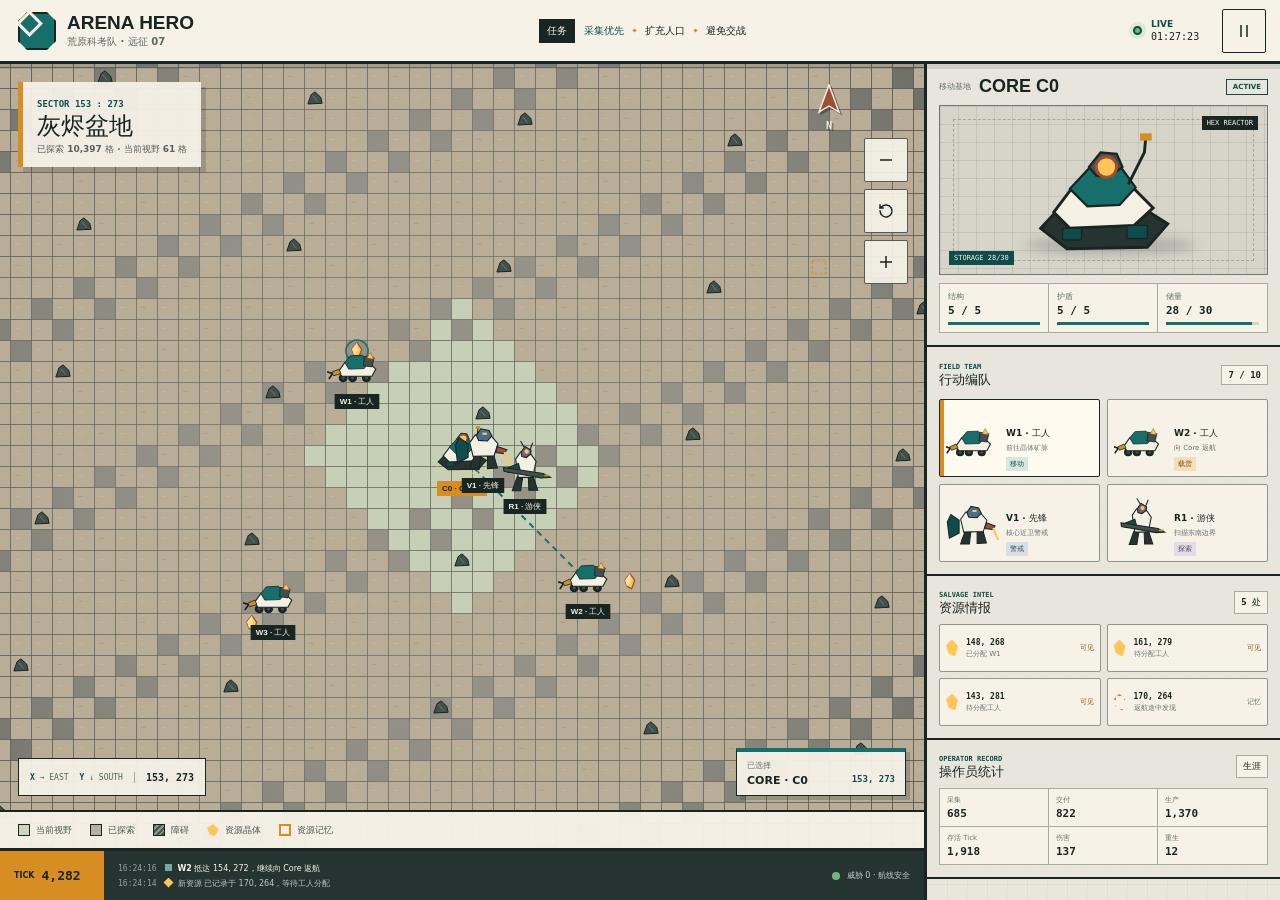
<file: design-previews/index.html>
<!doctype html>
<html lang="zh-CN">
  <head>
    <meta charset="utf-8">
    <meta name="viewport" content="width=device-width, initial-scale=1">
    <title>Arena Hero · 荒原科考指挥台</title>
    <link rel="stylesheet" href="./styles.css">
  </head>
  <body>
    <main class="expedition-shell">
      <header class="topbar">
        <div class="brand-lockup">
          <span class="brand-plate" aria-hidden="true"><i></i></span>
          <div>
            <strong>ARENA HERO</strong>
            <span>荒原科考队 · 远征 07</span>
          </div>
        </div>
        <div class="mission-strip" aria-label="本轮任务">
          <span>任务</span>
          <strong>采集优先</strong>
          <i></i>
          <b>扩充人口</b>
          <i></i>
          <b>避免交战</b>
        </div>
        <div class="live-lockup">
          <span class="live-lamp"></span>
          <div><strong>LIVE</strong><time id="clock">16:24:18</time></div>
          <button class="icon-button" type="button" aria-label="暂停实时画面" title="暂停实时画面">
            <svg viewBox="0 0 24 24" aria-hidden="true"><path d="M8 5v14M16 5v14"/></svg>
          </button>
        </div>
      </header>

      <section class="map-stage" aria-labelledby="mapTitle">
        <canvas id="terrainMap" aria-label="Arena Hero 已探索地图，Y 轴向下"></canvas>

        <div class="map-title-block">
          <span>SECTOR 153 : 273</span>
          <h1 id="mapTitle">灰烬盆地</h1>
          <p>已探索 10,397 格 · 当前视野 61 格</p>
        </div>

        <div class="north-mark" aria-label="地图方向，北方在上">
          <svg viewBox="0 0 24 34" aria-hidden="true"><path d="M12 1 22 28l-10-6-10 6L12 1Z"/></svg>
          <b>N</b>
        </div>

        <div class="map-actions" aria-label="地图工具">
          <button id="zoomOut" class="icon-button" type="button" aria-label="缩小地图" title="缩小地图">
            <svg viewBox="0 0 24 24" aria-hidden="true"><path d="M5 12h14"/></svg>
          </button>
          <button id="resetView" class="icon-button" type="button" aria-label="重置地图视野" title="重置地图视野">
            <svg viewBox="0 0 24 24" aria-hidden="true"><path d="M4 12a8 8 0 1 0 2.3-5.7L4 8M4 4v4h4"/></svg>
          </button>
          <button id="zoomIn" class="icon-button" type="button" aria-label="放大地图" title="放大地图">
            <svg viewBox="0 0 24 24" aria-hidden="true"><path d="M12 5v14M5 12h14"/></svg>
          </button>
        </div>

        <div class="map-readout">
          <span><b>X</b> → EAST</span>
          <span><b>Y</b> ↓ SOUTH</span>
          <strong id="cursorCoordinate">153, 273</strong>
        </div>

        <div class="terrain-legend" aria-label="地图图例">
          <span><i class="swatch visible"></i>当前视野</span>
          <span><i class="swatch explored"></i>已探索</span>
          <span><i class="swatch obstacle"></i>障碍</span>
          <span><i class="swatch crystal"></i>资源晶体</span>
          <span><i class="swatch memory"></i>资源记忆</span>
        </div>

        <div id="selectionTag" class="selection-tag" aria-live="polite">
          <span>已选择</span>
          <strong>CORE · C0</strong>
          <b>153, 273</b>
        </div>
      </section>

      <aside class="field-desk" aria-label="远征状态栏">
        <section class="core-showcase">
          <div class="panel-kicker"><span>移动基地</span><b>CORE C0</b><i>ACTIVE</i></div>
          <div class="model-bay">
            <canvas class="model-canvas" data-model="core" aria-label="Core 移动指挥堡垒模型"></canvas>
            <div class="model-shadow" aria-hidden="true"></div>
            <span class="spec-label spec-a">HEX REACTOR</span>
            <span class="spec-label spec-b">STORAGE 28/30</span>
          </div>
          <div class="vitals">
            <div><span>结构</span><strong>5 / 5</strong><i><b style="--value:100%"></b></i></div>
            <div><span>护盾</span><strong>5 / 5</strong><i><b style="--value:100%"></b></i></div>
            <div><span>储量</span><strong>28 / 30</strong><i><b style="--value:93%"></b></i></div>
          </div>
        </section>

        <section class="unit-roster">
          <div class="section-heading">
            <div><span>FIELD TEAM</span><h2>行动编队</h2></div>
            <strong>7 / 10</strong>
          </div>
          <div class="unit-tabs" role="list" aria-label="单位列表">
            <button class="unit-card active" type="button" data-unit="worker" data-id="W1" data-coordinate="148, 269" aria-pressed="true">
              <canvas data-model="worker" aria-hidden="true"></canvas>
              <span><b>W1 · 工人</b><small>前往晶体矿脉</small></span>
              <i class="status moving">移动</i>
            </button>
            <button class="unit-card" type="button" data-unit="worker" data-id="W2" data-coordinate="159, 279" aria-pressed="false">
              <canvas data-model="worker" aria-hidden="true"></canvas>
              <span><b>W2 · 工人</b><small>向 Core 返航</small></span>
              <i class="status carrying">载货</i>
            </button>
            <button class="unit-card" type="button" data-unit="vanguard" data-id="V1" data-coordinate="154, 273" aria-pressed="false">
              <canvas data-model="vanguard" aria-hidden="true"></canvas>
              <span><b>V1 · 先锋</b><small>核心近卫警戒</small></span>
              <i class="status guard">警戒</i>
            </button>
            <button class="unit-card" type="button" data-unit="ranger" data-id="R1" data-coordinate="156, 274" aria-pressed="false">
              <canvas data-model="ranger" aria-hidden="true"></canvas>
              <span><b>R1 · 游侠</b><small>扫描东南边界</small></span>
              <i class="status scout">探索</i>
            </button>
          </div>
        </section>

        <section class="resource-intel">
          <div class="section-heading compact">
            <div><span>SALVAGE INTEL</span><h2>资源情报</h2></div>
            <strong>5 处</strong>
          </div>
          <div class="resource-list">
            <button type="button" data-resource="148,268"><i></i><span><b>148, 268</b><small>已分配 W1</small></span><strong>可见</strong></button>
            <button type="button" data-resource="161,279"><i></i><span><b>161, 279</b><small>待分配工人</small></span><strong>可见</strong></button>
            <button type="button" data-resource="143,281"><i></i><span><b>143, 281</b><small>待分配工人</small></span><strong>可见</strong></button>
            <button class="remembered" type="button" data-resource="170,264"><i></i><span><b>170, 264</b><small>返航途中发现</small></span><strong>记忆</strong></button>
          </div>
        </section>

        <section class="operator-stats">
          <div class="section-heading compact">
            <div><span>OPERATOR RECORD</span><h2>操作员统计</h2></div>
            <strong>生涯</strong>
          </div>
          <div class="stats-grid">
            <div><span>采集</span><strong>685</strong></div>
            <div><span>交付</span><strong>822</strong></div>
            <div><span>生产</span><strong>1,370</strong></div>
            <div><span>存活 Tick</span><strong>1,918</strong></div>
            <div><span>伤害</span><strong>137</strong></div>
            <div><span>重生</span><strong>12</strong></div>
          </div>
        </section>
      </aside>

      <footer class="event-tape" aria-label="实时事件">
        <span class="event-index">TICK <b id="tickValue">4,281</b></span>
        <div class="event-window">
          <p><time>16:24:16</time><i class="move"></i><b>W2</b> 抵达 154, 272，继续向 Core 返航</p>
          <p><time>16:24:14</time><i class="found"></i><b>新资源</b> 已记录于 170, 264，等待工人分配</p>
        </div>
        <span class="safety"><i></i>威胁 0 · 航线安全</span>
      </footer>
    </main>

    <script src="./app.js"></script>
  </body>
</html>
</file>
<file: design-previews/styles.css>
:root {
  color-scheme: light;
  font-family: Inter, "PingFang SC", "Microsoft YaHei", system-ui, sans-serif;
  font-synthesis: none;
  --ink: #182522;
  --graphite: #263431;
  --graphite-2: #334440;
  --paper: #e9e6dc;
  --paper-2: #f6f2e8;
  --paper-3: #d7d3c8;
  --teal: #176f6b;
  --teal-dark: #0e4d4b;
  --teal-soft: #75aaa1;
  --amber: #d78d22;
  --amber-light: #ffc657;
  --rust: #a34d34;
  --blue: #476f88;
  --purple: #75617f;
  --line: #a9aaa1;
  --white: #fffdf7;
}

* { box-sizing: border-box; }
html, body { min-height: 100%; }
body { margin: 0; overflow: hidden; background: #182522; color: var(--ink); letter-spacing: 0; }
button { font: inherit; }
button, canvas { touch-action: manipulation; }

.expedition-shell {
  width: 100%;
  height: 100dvh;
  min-height: 720px;
  display: grid;
  grid-template-columns: minmax(0, 1fr) 356px;
  grid-template-rows: 64px minmax(0, 1fr) 52px;
  grid-template-areas:
    "top top"
    "map desk"
    "tape desk";
  overflow: hidden;
  background: var(--paper);
}

.topbar {
  grid-area: top;
  position: relative;
  z-index: 10;
  min-width: 0;
  padding: 0 14px 0 18px;
  display: grid;
  grid-template-columns: minmax(240px, 1fr) auto minmax(240px, 1fr);
  align-items: center;
  gap: 24px;
  border-bottom: 3px solid var(--ink);
  background: var(--paper-2);
  box-shadow: 0 5px 0 rgba(24, 37, 34, .12);
}

.brand-lockup, .live-lockup { display: flex; align-items: center; }
.brand-lockup { gap: 11px; }
.brand-plate {
  width: 38px;
  height: 38px;
  display: grid;
  place-items: center;
  border: 2px solid var(--ink);
  background: var(--teal);
  clip-path: polygon(24% 0, 76% 0, 100% 24%, 100% 76%, 76% 100%, 24% 100%, 0 76%, 0 24%);
}
.brand-plate::before, .brand-plate::after, .brand-plate i { content: ""; display: block; position: absolute; }
.brand-plate::before { width: 13px; height: 13px; border: 3px solid var(--paper-2); transform: rotate(45deg); }
.brand-plate::after { width: 4px; height: 4px; background: var(--amber-light); transform: rotate(45deg); }
.brand-lockup strong, .brand-lockup span { display: block; }
.brand-lockup strong { font-family: Impact, "Arial Narrow", sans-serif; font-size: 19px; letter-spacing: 0; }
.brand-lockup span { margin-top: 1px; color: #5e6763; font-size: 10px; font-weight: 700; }

.mission-strip { display: flex; align-items: center; gap: 9px; font-size: 10px; white-space: nowrap; }
.mission-strip span { padding: 5px 8px; background: var(--ink); color: var(--paper-2); font-weight: 800; }
.mission-strip strong { color: var(--teal-dark); }
.mission-strip b { font-weight: 650; }
.mission-strip i { width: 3px; height: 3px; background: var(--amber); transform: rotate(45deg); }

.live-lockup { justify-content: flex-end; gap: 9px; }
.live-lamp { width: 9px; height: 9px; border: 2px solid var(--teal-dark); border-radius: 50%; background: #6cbc75; box-shadow: 0 0 0 4px rgba(108,188,117,.18); }
.live-lockup div { min-width: 62px; }
.live-lockup strong, .live-lockup time { display: block; }
.live-lockup strong { color: var(--teal-dark); font-size: 9px; }
.live-lockup time { margin-top: 2px; font-family: ui-monospace, SFMono-Regular, Menlo, monospace; font-size: 10px; }

.icon-button {
  width: 44px;
  height: 44px;
  padding: 0;
  display: grid;
  place-items: center;
  border: 1px solid var(--ink);
  border-radius: 2px;
  background: var(--paper-2);
  color: var(--ink);
  cursor: pointer;
  transition: background 160ms ease, color 160ms ease, border-color 160ms ease;
}
.icon-button:hover { border-color: var(--teal); background: var(--teal); color: var(--white); }
.icon-button:focus-visible, button:focus-visible { outline: 3px solid var(--amber-light); outline-offset: 2px; }
.icon-button svg { width: 18px; height: 18px; fill: none; stroke: currentColor; stroke-linecap: square; stroke-linejoin: miter; stroke-width: 2; }

.map-stage {
  grid-area: map;
  position: relative;
  min-width: 0;
  min-height: 0;
  overflow: hidden;
  background: #9b9688;
  cursor: grab;
}
.map-stage:active { cursor: grabbing; }
#terrainMap { width: 100%; height: 100%; display: block; }

.map-title-block {
  position: absolute;
  z-index: 3;
  top: 18px;
  left: 18px;
  padding: 10px 14px 11px;
  border-left: 5px solid var(--amber);
  background: rgba(246, 242, 232, .94);
  box-shadow: 5px 5px 0 rgba(24, 37, 34, .18);
  pointer-events: none;
}
.map-title-block span { color: var(--teal-dark); font-family: ui-monospace, SFMono-Regular, Menlo, monospace; font-size: 9px; font-weight: 800; }
.map-title-block h1 { margin: 3px 0 0; font-family: Impact, "Arial Narrow", sans-serif; font-size: 24px; font-weight: 800; line-height: 1; }
.map-title-block p { margin: 5px 0 0; color: #56615d; font-size: 9px; font-weight: 650; }

.north-mark {
  position: absolute;
  z-index: 3;
  top: 20px;
  right: 76px;
  width: 38px;
  display: grid;
  justify-items: center;
  color: var(--paper-2);
  filter: drop-shadow(2px 2px 0 rgba(24,37,34,.45));
  pointer-events: none;
}
.north-mark svg { width: 24px; height: 34px; fill: var(--rust); stroke: var(--paper-2); stroke-width: 1.4; }
.north-mark b { margin-top: 2px; font-family: ui-monospace, SFMono-Regular, Menlo, monospace; font-size: 10px; }

.map-actions { position: absolute; z-index: 4; top: 16px; right: 16px; display: grid; gap: 7px; transform: translateY(58px); }
.map-actions .icon-button { border-color: rgba(24,37,34,.72); background: rgba(246,242,232,.92); }

.map-readout {
  position: absolute;
  z-index: 3;
  left: 18px;
  bottom: 52px;
  min-height: 38px;
  padding: 0 11px;
  display: flex;
  align-items: center;
  gap: 11px;
  border: 1px solid var(--ink);
  background: rgba(246,242,232,.94);
  font-family: ui-monospace, SFMono-Regular, Menlo, monospace;
  font-size: 8px;
}
.map-readout span { color: #56615d; }
.map-readout b { color: var(--teal-dark); }
.map-readout strong { padding-left: 11px; border-left: 1px solid var(--line); font-size: 10px; }

.terrain-legend {
  position: absolute;
  z-index: 3;
  left: 0;
  right: 0;
  bottom: 0;
  min-height: 38px;
  padding: 7px 18px;
  display: flex;
  align-items: center;
  flex-wrap: wrap;
  gap: 8px 18px;
  border-top: 2px solid var(--ink);
  background: rgba(246,242,232,.96);
  color: #4c5854;
  font-size: 9px;
  font-weight: 700;
}
.terrain-legend span { display: inline-flex; align-items: center; gap: 6px; }
.swatch { width: 12px; height: 12px; display: inline-block; border: 1px solid var(--ink); }
.swatch.visible { background: #c9d8bd; }
.swatch.explored { background: #b8afa0; }
.swatch.obstacle { background: repeating-linear-gradient(135deg, #4b5550 0 2px, #909287 2px 4px); }
.swatch.crystal { border: 0; background: var(--amber-light); clip-path: polygon(50% 0, 100% 45%, 62% 100%, 22% 85%, 0 32%); }
.swatch.memory { border: 2px dashed var(--amber); background: transparent; }

.selection-tag {
  position: absolute;
  z-index: 3;
  right: 18px;
  bottom: 52px;
  min-width: 170px;
  padding: 8px 10px;
  display: grid;
  grid-template-columns: 1fr auto;
  border: 1px solid var(--ink);
  border-top: 4px solid var(--teal);
  background: rgba(246,242,232,.95);
  box-shadow: 4px 4px 0 rgba(24,37,34,.2);
  pointer-events: none;
}
.selection-tag span { grid-column: 1 / 3; color: #65706c; font-size: 8px; font-weight: 800; text-transform: uppercase; }
.selection-tag strong { margin-top: 3px; font-size: 11px; }
.selection-tag b { margin-top: 3px; color: var(--teal-dark); font-family: ui-monospace, SFMono-Regular, Menlo, monospace; font-size: 9px; }

.field-desk {
  grid-area: desk;
  min-width: 0;
  overflow-y: auto;
  border-left: 3px solid var(--ink);
  background-color: var(--paper);
  background-image: linear-gradient(rgba(24,37,34,.045) 1px, transparent 1px), linear-gradient(90deg, rgba(24,37,34,.045) 1px, transparent 1px);
  background-size: 20px 20px;
}
.field-desk > section { border-bottom: 2px solid var(--ink); background: rgba(233,230,220,.88); }
.core-showcase { padding: 12px; }
.panel-kicker { display: flex; align-items: center; gap: 8px; }
.panel-kicker span { color: #65706c; font-size: 8px; font-weight: 800; }
.panel-kicker b { font-family: Impact, "Arial Narrow", sans-serif; font-size: 18px; }
.panel-kicker i { margin-left: auto; padding: 3px 6px; border: 1px solid var(--teal-dark); color: var(--teal-dark); font-size: 7px; font-style: normal; font-weight: 900; }

.model-bay {
  position: relative;
  height: 170px;
  margin-top: 8px;
  overflow: hidden;
  border: 1px solid #737a75;
  background-color: #d7d4ca;
  background-image: linear-gradient(rgba(24,37,34,.09) 1px, transparent 1px), linear-gradient(90deg, rgba(24,37,34,.09) 1px, transparent 1px);
  background-size: 18px 18px;
}
.model-bay::before { content: ""; position: absolute; inset: 13px; border: 1px dashed rgba(24,37,34,.25); }
.model-canvas { position: absolute; z-index: 2; inset: 0; width: 100%; height: 100%; }
.model-shadow { position: absolute; left: 26%; right: 22%; bottom: 20px; height: 17px; border-radius: 50%; background: rgba(24,37,34,.22); filter: blur(6px); }
.spec-label { position: absolute; z-index: 3; padding: 3px 5px; background: var(--ink); color: var(--paper-2); font-family: ui-monospace, SFMono-Regular, Menlo, monospace; font-size: 7px; }
.spec-a { top: 10px; right: 9px; }
.spec-b { left: 9px; bottom: 9px; background: var(--teal-dark); }

.vitals { margin-top: 8px; display: grid; grid-template-columns: repeat(3, 1fr); border: 1px solid var(--line); background: var(--paper-2); }
.vitals > div { min-width: 0; padding: 7px 8px; border-right: 1px solid var(--line); }
.vitals > div:last-child { border-right: 0; }
.vitals span, .vitals strong { display: block; }
.vitals span { color: #66716d; font-size: 8px; }
.vitals strong { margin-top: 2px; font-family: ui-monospace, SFMono-Regular, Menlo, monospace; font-size: 11px; }
.vitals i { height: 3px; margin-top: 5px; display: block; background: var(--paper-3); }
.vitals i b { width: var(--value); height: 100%; display: block; background: var(--teal); }

.unit-roster, .resource-intel, .operator-stats { padding: 10px 12px 12px; }
.section-heading { min-height: 35px; display: flex; align-items: center; justify-content: space-between; gap: 10px; }
.section-heading > div span { display: block; color: var(--teal-dark); font-family: ui-monospace, SFMono-Regular, Menlo, monospace; font-size: 7px; font-weight: 850; }
.section-heading h2 { margin: 2px 0 0; font-size: 13px; line-height: 1; }
.section-heading > strong { padding: 4px 6px; border: 1px solid var(--line); background: var(--paper-2); font-family: ui-monospace, SFMono-Regular, Menlo, monospace; font-size: 9px; }
.section-heading.compact { min-height: 32px; }

.unit-tabs { margin-top: 7px; display: grid; grid-template-columns: 1fr 1fr; gap: 7px; }
.unit-card {
  min-width: 0;
  min-height: 78px;
  padding: 5px 6px;
  display: grid;
  grid-template-columns: 54px minmax(0, 1fr);
  grid-template-rows: 1fr auto;
  align-items: center;
  column-gap: 6px;
  border: 1px solid #8f948d;
  border-radius: 2px;
  background: var(--paper-2);
  color: var(--ink);
  cursor: pointer;
  text-align: left;
  transition: border-color 160ms ease, box-shadow 160ms ease, background 160ms ease;
}
.unit-card:hover { border-color: var(--teal); }
.unit-card.active { border-color: var(--ink); background: #fffaf0; box-shadow: inset 4px 0 0 var(--amber); }
.unit-card canvas { width: 54px; height: 54px; grid-row: 1 / 3; }
.unit-card span { min-width: 0; align-self: end; }
.unit-card span b, .unit-card span small { display: block; overflow: hidden; text-overflow: ellipsis; white-space: nowrap; }
.unit-card span b { font-size: 9px; }
.unit-card span small { margin-top: 3px; color: #66716d; font-size: 7px; }
.status { width: max-content; margin-top: 4px; padding: 2px 4px; align-self: start; font-size: 7px; font-style: normal; font-weight: 850; }
.status.moving { background: #d9e6df; color: var(--teal-dark); }
.status.carrying { background: #f3dfb8; color: #75480b; }
.status.guard { background: #d8e0e6; color: #304f62; }
.status.scout { background: #e2dce5; color: #594562; }

.resource-list { margin-top: 6px; display: grid; grid-template-columns: 1fr 1fr; gap: 6px; }
.resource-list button {
  min-width: 0;
  min-height: 48px;
  padding: 6px;
  display: grid;
  grid-template-columns: 14px minmax(0, 1fr) auto;
  align-items: center;
  gap: 6px;
  border: 1px solid #92968f;
  border-radius: 2px;
  background: var(--paper-2);
  color: var(--ink);
  cursor: pointer;
  text-align: left;
}
.resource-list button:hover { border-color: var(--amber); background: #fff8e8; }
.resource-list button > i { width: 12px; height: 17px; background: var(--amber-light); clip-path: polygon(50% 0,100% 38%,76% 100%,22% 83%,0 34%); }
.resource-list button.remembered > i { border: 2px dashed var(--amber); background: transparent; }
.resource-list button span { min-width: 0; }
.resource-list button span b, .resource-list button span small { display: block; overflow: hidden; text-overflow: ellipsis; white-space: nowrap; }
.resource-list button span b { font-family: ui-monospace, SFMono-Regular, Menlo, monospace; font-size: 8px; }
.resource-list button span small { margin-top: 2px; color: #69736f; font-size: 7px; }
.resource-list button > strong { color: #8d5608; font-size: 7px; }
.resource-list button.remembered > strong { color: #69736f; }

.stats-grid { margin-top: 6px; display: grid; grid-template-columns: repeat(3, 1fr); border: 1px solid var(--line); background: var(--paper-2); }
.stats-grid > div { min-width: 0; padding: 6px 7px; border-right: 1px solid var(--line); border-bottom: 1px solid var(--line); }
.stats-grid > div:nth-child(3n) { border-right: 0; }
.stats-grid > div:nth-last-child(-n+3) { border-bottom: 0; }
.stats-grid span, .stats-grid strong { display: block; overflow: hidden; text-overflow: ellipsis; white-space: nowrap; }
.stats-grid span { color: #68726e; font-size: 7px; }
.stats-grid strong { margin-top: 2px; font-family: ui-monospace, SFMono-Regular, Menlo, monospace; font-size: 11px; }

.event-tape {
  grid-area: tape;
  min-width: 0;
  display: grid;
  grid-template-columns: 104px minmax(0, 1fr) auto;
  align-items: center;
  border-top: 3px solid var(--ink);
  background: var(--graphite);
  color: var(--paper-2);
}
.event-index { height: 100%; padding: 0 14px; display: flex; align-items: center; gap: 7px; background: var(--amber); color: var(--ink); font-size: 8px; font-weight: 850; }
.event-index b { font-family: ui-monospace, SFMono-Regular, Menlo, monospace; font-size: 13px; }
.event-window { min-width: 0; height: 34px; padding: 0 14px; overflow: hidden; display: grid; align-content: center; }
.event-window p { margin: 0; overflow: hidden; font-size: 8px; text-overflow: ellipsis; white-space: nowrap; }
.event-window p + p { margin-top: 4px; color: #bfc8c3; }
.event-window time { margin-right: 8px; color: #91a39c; font-family: ui-monospace, SFMono-Regular, Menlo, monospace; }
.event-window i { width: 7px; height: 7px; margin-right: 6px; display: inline-block; background: var(--teal-soft); }
.event-window i.found { background: var(--amber-light); transform: rotate(45deg); }
.safety { padding: 0 14px; display: flex; align-items: center; gap: 7px; color: #c4cec9; font-size: 8px; white-space: nowrap; }
.safety i { width: 8px; height: 8px; border-radius: 50%; background: #73b77d; }

@media (max-width: 980px) {
  body { overflow: auto; }
  .expedition-shell {
    height: auto;
    min-height: 100dvh;
    grid-template-columns: 1fr;
    grid-template-rows: auto 620px auto auto;
    grid-template-areas: "top" "map" "desk" "tape";
    overflow: visible;
  }
  .topbar { min-height: 64px; grid-template-columns: 1fr auto; }
  .mission-strip { display: none; }
  .field-desk { overflow: visible; border-top: 3px solid var(--ink); border-left: 0; }
  .core-showcase { display: grid; grid-template-columns: minmax(0, 1fr) 1fr; gap: 10px 12px; }
  .core-showcase .panel-kicker, .core-showcase .vitals { grid-column: 1 / 3; }
  .model-bay { height: 190px; }
  .unit-tabs { grid-template-columns: repeat(2, 1fr); }
}

@media (max-width: 560px) {
  .expedition-shell { min-width: 0; grid-template-rows: auto 510px auto auto; }
  .topbar { min-height: 66px; padding: 0 10px; gap: 8px; }
  .brand-plate { width: 34px; height: 34px; }
  .brand-lockup { gap: 8px; }
  .brand-lockup strong { font-size: 16px; }
  .brand-lockup span { font-size: 8px; }
  .live-lockup div { display: none; }
  .map-title-block { top: 12px; left: 12px; padding: 8px 10px; }
  .map-title-block h1 { font-size: 20px; }
  .map-title-block p { max-width: 170px; white-space: normal; }
  .north-mark { top: 16px; right: 64px; }
  .map-actions { top: 8px; right: 8px; }
  .map-actions .icon-button { width: 44px; height: 44px; }
  .map-readout { left: 10px; bottom: 78px; }
  .map-readout span { display: none; }
  .map-readout strong { padding-left: 0; border-left: 0; }
  .selection-tag { right: 10px; bottom: 78px; min-width: 150px; }
  .terrain-legend { min-height: 64px; padding: 8px 10px; gap: 6px 11px; }
  .core-showcase { display: block; }
  .core-showcase .panel-kicker, .core-showcase .vitals { grid-column: auto; }
  .model-bay { height: 180px; }
  .vitals { margin-top: 8px; }
  .unit-tabs, .resource-list { grid-template-columns: 1fr 1fr; }
  .unit-card { grid-template-columns: 48px minmax(0,1fr); min-height: 72px; }
  .unit-card canvas { width: 48px; height: 48px; }
  .event-tape { grid-template-columns: 92px minmax(0, 1fr); min-height: 68px; }
  .event-window { height: 52px; }
  .event-window p { white-space: normal; line-height: 1.35; }
  .event-window p + p { display: none; }
  .safety { display: none; }
}

@media (prefers-reduced-motion: reduce) {
  *, *::before, *::after { scroll-behavior: auto !important; transition-duration: .01ms !important; animation-duration: .01ms !important; animation-iteration-count: 1 !important; }
}
</file>
